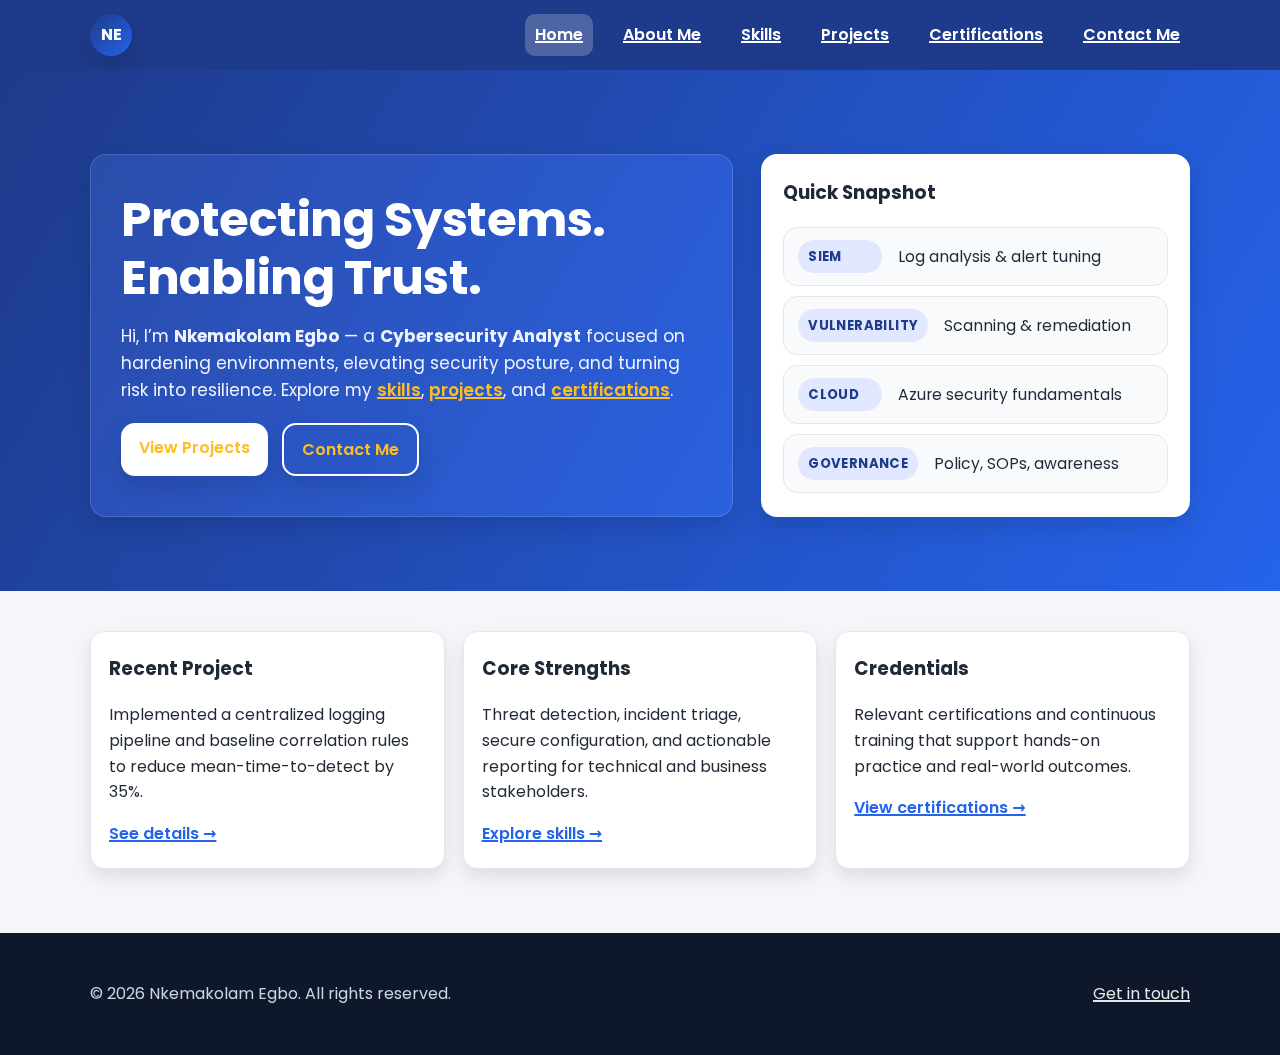
<file: index.html>
<!DOCTYPE html>
<html lang="en">
<head>
  <meta charset="UTF-8" />
  <meta name="viewport" content="width=device-width, initial-scale=1" />
  <title>Nkemakolam Egbo — Portfolio</title>
  <meta name="description" content="Portfolio of Nkemakolam Egbo, Cybersecurity Analyst." />
  <link rel="preconnect" href="https://fonts.googleapis.com">
  <link rel="preconnect" href="https://fonts.gstatic.com" crossorigin>
  <link href="https://fonts.googleapis.com/css2?family=Poppins:wght@400;500;600;700&display=swap" rel="stylesheet">
  <!-- cache-bust the CSS to defeat old cached copies -->
  <link rel="stylesheet" href="style.css?v=2" />
</head>
<body>
  <header class="site-header">
    <nav class="nav container">
      <a class="brand" href="index.html">NE</a>
      <button class="nav-toggle" aria-expanded="false" aria-controls="nav-menu" aria-label="Toggle navigation">☰</button>
      <ul id="nav-menu" class="nav-menu">
        <li><a href="index.html" class="active">Home</a></li>
        <li><a href="about.html">About Me</a></li>
        <li><a href="skills.html">Skills</a></li>
        <li><a href="projects.html">Projects</a></li>
        <li><a href="certifications.html">Certifications</a></li>
        <li><a href="contact.html">Contact Me</a></li>
      </ul>
    </nav>
  </header>

  <section class="hero">
    <div class="container hero-inner">
      <div class="hero-text">
        <h1>Protecting Systems. Enabling Trust.</h1>
        <p>
          Hi, I’m <strong>Nkemakolam Egbo</strong> — a <strong>Cybersecurity Analyst</strong>
          focused on hardening environments, elevating security posture, and turning risk into resilience.
          Explore my <a href="skills.html">skills</a>, <a href="projects.html">projects</a>,
          and <a href="certifications.html">certifications</a>.
        </p>
        <div class="hero-actions">
          <a class="btn btn-primary" href="projects.html">View Projects</a>
          <a class="btn btn-outline" href="contact.html">Contact Me</a>
        </div>
      </div>

      <div class="hero-card">
        <h3>Quick Snapshot</h3>
        <ul class="stats">
          <li><span>SIEM</span> Log analysis & alert tuning</li>
          <li><span>Vulnerability</span> Scanning & remediation</li>
          <li><span>Cloud</span> Azure security fundamentals</li>
          <li><span>Governance</span> Policy, SOPs, awareness</li>
        </ul>
      </div>
    </div>
  </section>

  <section class="highlights container">
    <article class="card">
      <h3>Recent Project</h3>
      <p>Implemented a centralized logging pipeline and baseline correlation rules to reduce mean-time-to-detect by 35%.</p>
      <a class="link" href="projects.html">See details →</a>
    </article>

    <article class="card">
      <h3>Core Strengths</h3>
      <p>Threat detection, incident triage, secure configuration, and actionable reporting for technical and business stakeholders.</p>
      <a class="link" href="skills.html">Explore skills →</a>
    </article>

    <article class="card">
      <h3>Credentials</h3>
      <p>Relevant certifications and continuous training that support hands-on practice and real-world outcomes.</p>
      <a class="link" href="certifications.html">View certifications →</a>
    </article>
  </section>

  <footer class="site-footer">
    <div class="container footer-inner">
      <p>© <span id="year"></span> Nkemakolam Egbo. All rights reserved.</p>
      <p><a href="contact.html" class="footer-link">Get in touch</a></p>
    </div>
  </footer>

  <script>
    // Mobile nav toggle
    const toggle = document.querySelector('.nav-toggle');
    const menu = document.getElementById('nav-menu');
    if (toggle && menu) {
      toggle.addEventListener('click', () => {
        const open = toggle.getAttribute('aria-expanded') === 'true';
        toggle.setAttribute('aria-expanded', String(!open));
        menu.classList.toggle('open');
      });
    }
    // Year
    document.getElementById('year').textContent = new Date().getFullYear();
  </script>
</body>
</html>
</file>
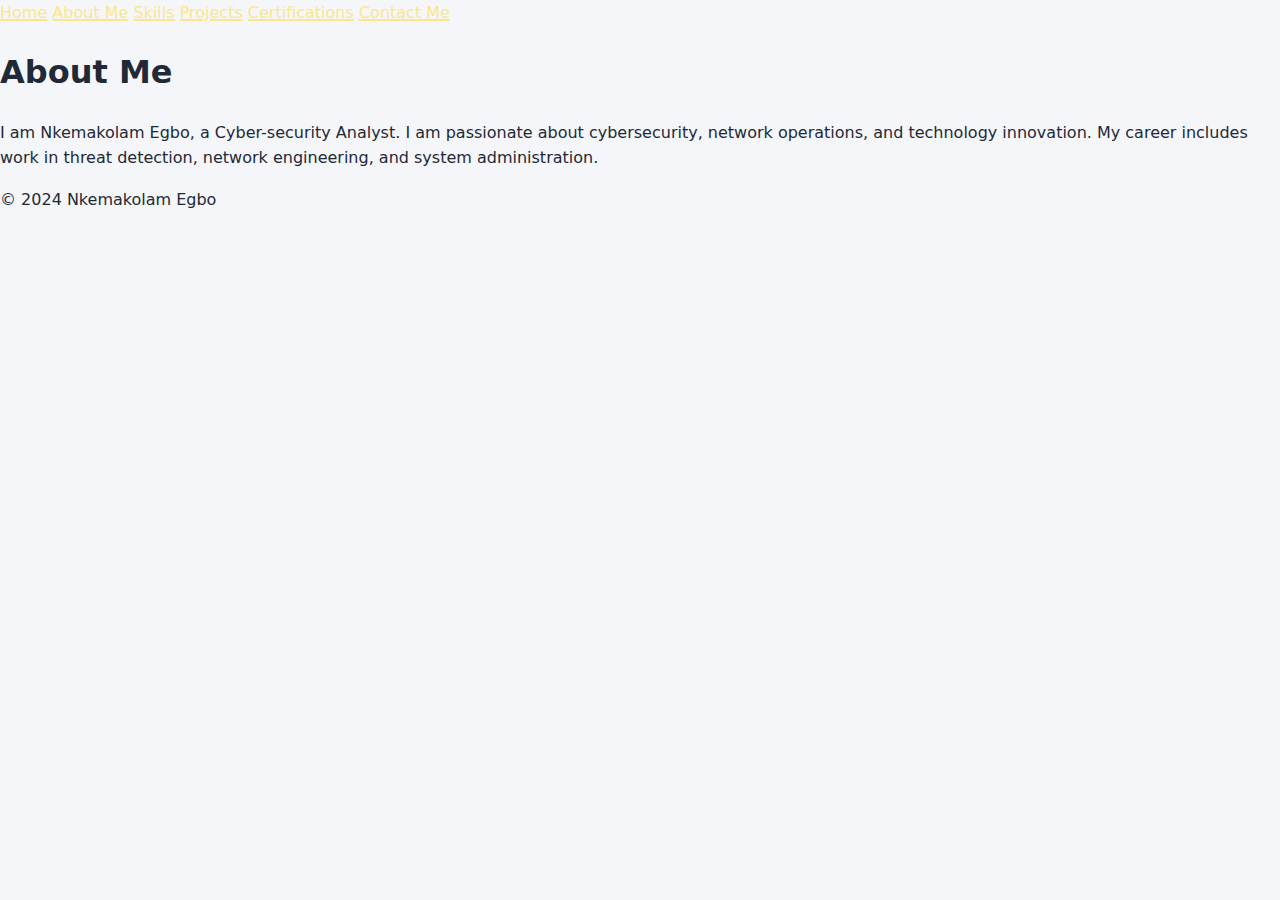
<file: about.html>
<!DOCTYPE html>
<html lang="en">
<head>
  <meta charset="UTF-8">
  <title>About Me | Nkemakolam Egbo</title>
  <link rel="stylesheet" href="style.css">
</head>
<body>
  <nav>
    <a href="index.html">Home</a>
    <a href="about.html">About Me</a>
    <a href="skills.html">Skills</a>
    <a href="projects.html">Projects</a>
    <a href="certifications.html">Certifications</a>
    <a href="contact.html">Contact Me</a>
  </nav>
  <main>
    <h1>About Me</h1><p>I am Nkemakolam Egbo, a Cyber-security Analyst. I am passionate about cybersecurity, network operations, and technology innovation. My career includes work in threat detection, network engineering, and system administration.</p>
  </main>
  <footer>
    &copy; 2024 Nkemakolam Egbo
  </footer>
</body>
</html>
</file>
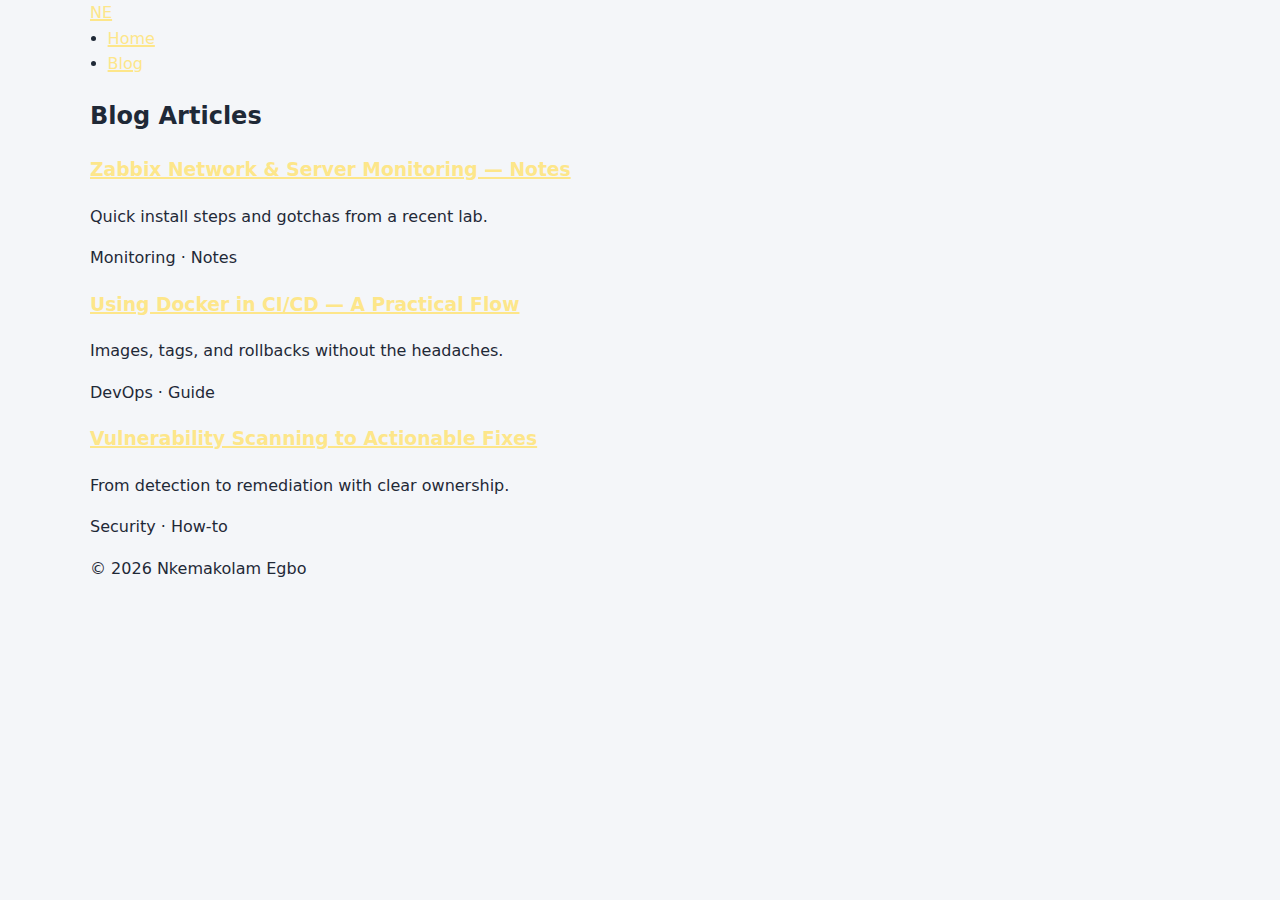
<file: blog.html>
<!DOCTYPE html>
<html lang="en">
<head>
  <meta charset="UTF-8"><meta name="viewport" content="width=device-width, initial-scale=1">
  <title>Blog — Nkemakolam Egbo</title>
  <link rel="stylesheet" href="style.css?v=3">
</head>
<body>
  <header class="g-header">
    <nav class="g-nav container">
      <a class="g-brand" href="index.html">NE</a>
      <ul class="g-menu">
        <li><a href="index.html">Home</a></li>
        <li><a class="active" href="blog.html">Blog</a></li>
      </ul>
    </nav>
  </header>

  <section class="container g-section">
    <div class="g-section-head"><h2>Blog Articles</h2></div>
    <div class="g-grid">
      <article class="g-card">
        <h3><a href="#">Zabbix Network & Server Monitoring — Notes</a></h3>
        <p>Quick install steps and gotchas from a recent lab.</p>
        <div class="g-meta">Monitoring · Notes</div>
      </article>
      <article class="g-card">
        <h3><a href="#">Using Docker in CI/CD — A Practical Flow</a></h3>
        <p>Images, tags, and rollbacks without the headaches.</p>
        <div class="g-meta">DevOps · Guide</div>
      </article>
      <article class="g-card">
        <h3><a href="#">Vulnerability Scanning to Actionable Fixes</a></h3>
        <p>From detection to remediation with clear ownership.</p>
        <div class="g-meta">Security · How-to</div>
      </article>
    </div>
  </section>

  <footer class="g-footer">
    <div class="container g-foot-inner">
      <p>© <span id="year"></span> Nkemakolam Egbo</p>
    </div>
  </footer>
  <script>document.getElementById('year').textContent=new Date().getFullYear();</script>
</body>
</html>
</file>
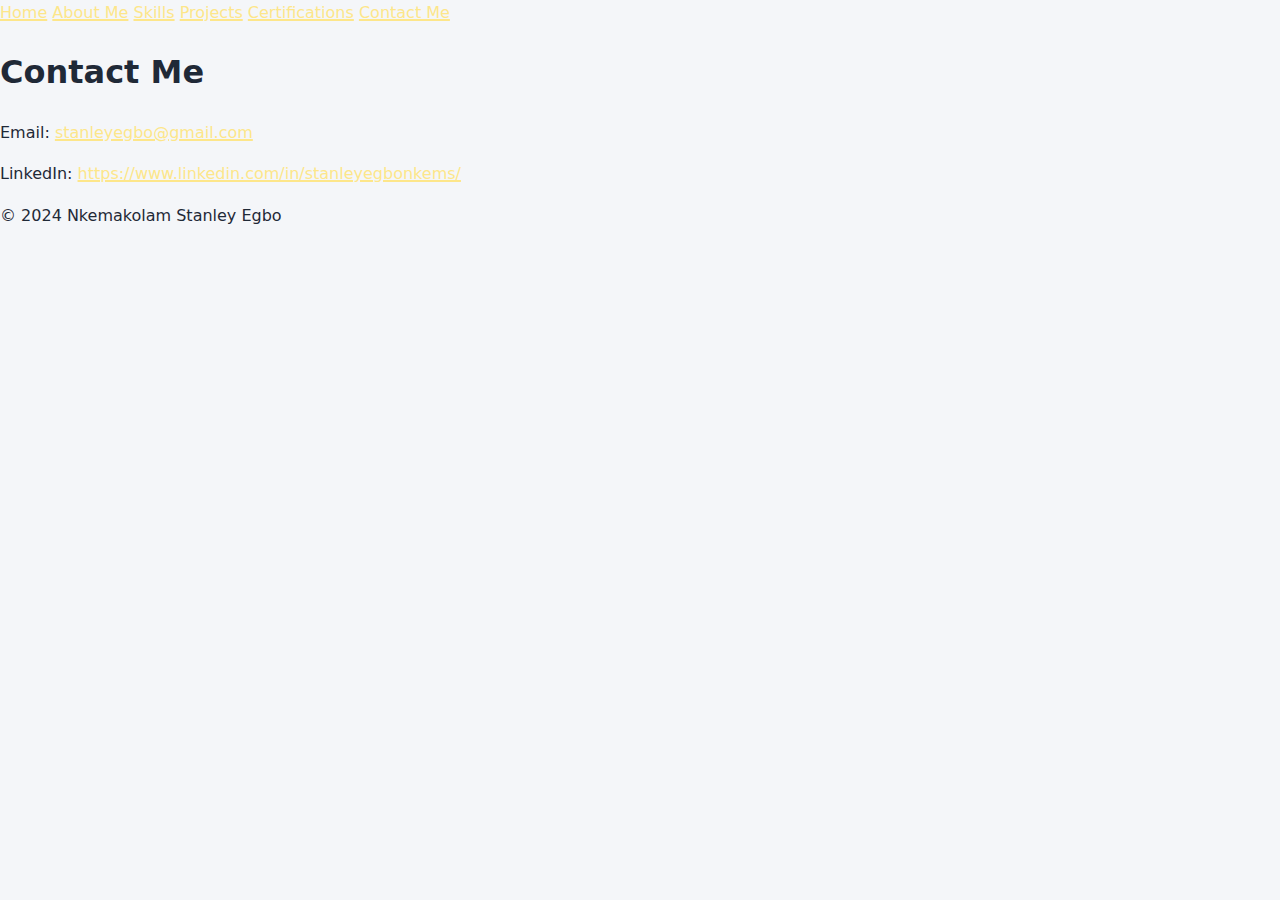
<file: contact.html>
<!DOCTYPE html>
<html lang="en">
<head>
  <meta charset="UTF-8">
  <title>Contact Me | Nkemakolam Egbo</title>
  <link rel="stylesheet" href="style.css">
</head>
<body>
  <nav>
    <a href="index.html">Home</a>
    <a href="about.html">About Me</a>
    <a href="skills.html">Skills</a>
    <a href="projects.html">Projects</a>
    <a href="certifications.html">Certifications</a>
    <a href="contact.html">Contact Me</a>
  </nav>
  <main>
    <h1>Contact Me</h1>
<p>Email: <a href="mailto:your@email.com">stanleyegbo@gmail.com</a></p>
<p>LinkedIn: <a href="https://linkedin.com/in/yourprofile" target="_blank">https://www.linkedin.com/in/stanleyegbonkems/</a></p>

  </main>
  <footer>
    &copy; 2024 Nkemakolam Stanley Egbo
  </footer>
</body>
</html>
</file>
<file: style.css>
/* ===== Base ===== */
:root{
  --bg:#f4f6f9; --surface:#fff; --text:#1f2937; --muted:#6b7280;
  --primary:#1e3a8a; --primary-2:#2563eb; --accent:#fbbf24;
  --shadow:0 10px 25px rgba(0,0,0,.12); --radius:16px;
}

*{ box-sizing:border-box; }
html,body{ height:100%; }
body{
  margin:0; background:var(--bg); color:var(--text);
  font-family:"Poppins",system-ui,-apple-system,Segoe UI,Roboto,Arial,sans-serif;
  line-height:1.6;
}
a{ color:var(--primary-2); text-decoration:none; }
a:hover{ text-decoration:underline; }
a:visited{ color:var(--primary-2); } /* avoid purple visited links */
ul{ margin:0; padding-left:1.1rem; } /* normal lists inside content */

/* ===== Containers ===== */
.container{ width:min(1100px,92%); margin:0 auto; }

/* ===== Header / Nav ===== */
.site-header{ background:var(--primary); position:sticky; top:0; z-index:100; }
.nav{ display:flex; align-items:center; justify-content:space-between; padding:14px 0; }
.brand{
  display:inline-grid; place-items:center; width:42px; height:42px; color:#fff;
  background:linear-gradient(135deg,var(--primary),var(--primary-2));
  border-radius:50%; font-weight:700; text-decoration:none; box-shadow:var(--shadow);
}
.nav-toggle{ display:none; background:none; border:none; color:#fff; font-size:1.4rem; }

/* nav menu */
.nav-menu{ list-style:none; display:flex; gap:20px; margin:0; padding:0; }
.nav-menu li{ margin:0; }
.nav-menu a{
  color:#fff; font-weight:600; padding:8px 10px; border-radius:10px; display:block;
}
.nav-menu a:hover,.nav-menu a.active{ background:rgba(255,255,255,.12); }

/* ===== Hero ===== */
.hero{ background:linear-gradient(120deg,var(--primary) 0%,var(--primary-2) 100%); color:#fff; padding:70px 0; }
.hero-inner{ display:grid; grid-template-columns:1.35fr .9fr; gap:28px; align-items:stretch; }

.hero-text{
  background:rgba(255,255,255,.08); border:1px solid rgba(255,255,255,.15);
  border-radius:var(--radius); padding:36px 30px; box-shadow:var(--shadow);
}
.hero-text h1{ margin:0 0 10px; font-size:clamp(1.8rem,2.8vw + 1rem,3rem); line-height:1.2; }
.hero-text p{ font-size:1.06rem; }
.hero-text a{ color:var(--accent); font-weight:600; }

.hero-actions{ display:flex; gap:14px; margin-top:18px; }
.btn{
  display:inline-block; padding:10px 16px; border-radius:12px; font-weight:600;
  box-shadow:var(--shadow); text-decoration:none; transition:transform .08s, background .2s, box-shadow .2s;
}
.btn:active{ transform:translateY(1px); }
.btn-primary{ background:#fff; color:var(--primary); }
.btn-primary:hover{ background:#f3f4f6; }
.btn-outline{ border:2px solid #fff; color:#fff; }
.btn-outline:hover{ background:rgba(255,255,255,.12); }

/* right card */
.hero-card{ background:#fff; color:var(--text); border-radius:var(--radius); padding:24px 22px; box-shadow:var(--shadow); }
.hero-card h3{ margin-top:0; }
.stats{ list-style:none; margin:0; padding:0; display:grid; gap:8px; }
.stats li{
  background:#f8fafc; border:1px solid #e5e7eb; border-radius:12px; padding:10px 12px; font-size:.98rem;
}
.stats span{ font-weight:700; color:var(--primary); margin-right:6px; }

/* ===== Highlights ===== */
.highlights{ margin:40px auto 64px; display:grid; gap:18px; grid-template-columns:repeat(3,1fr); }
.card{ background:var(--surface); border:1px solid #e5e7eb; border-radius:var(--radius); padding:22px 18px; box-shadow:var(--shadow); }
.card h3{ margin-top:0; }
.link{ color:var(--primary-2); font-weight:600; }
.link:hover{ text-decoration:underline; }

/* ===== Footer ===== */
.site-footer{ background:#0f172a; color:#cbd5e1; padding:28px 0; }
.footer-inner{ display:flex; align-items:center; justify-content:space-between; }
.footer-link{ color:#e5e7eb; }
.footer-link:hover{ color:var(--accent); }

/* ===== Responsive ===== */
@media (max-width:960px){
  .hero-inner{ grid-template-columns:1fr; }
  .highlights{ grid-template-columns:1fr 1fr; }
}
@media (max-width:720px){
  .nav-toggle{ display:block; }
  .nav-menu{
    position:absolute; right:4%; top:64px; background:var(--primary);
    border:1px solid rgba(255,255,255,.2); border-radius:12px; padding:10px;
    display:none; flex-direction:column; gap:10px; width:max(220px,50%);
  }
  .nav-menu.open{ display:flex; }
  .highlights{ grid-template-columns:1fr; }
}
/* === Polish: type, spacing, contrast, interactions === */

/* 1) Improve link contrast on blue + clearer hover */
a { color: #fde68a; text-decoration: underline; text-decoration-thickness: 2px; }
a:hover { text-decoration-color: #fff; }

/* 2) Hero readability + balance */
.hero { padding: 84px 0 74px; }
.hero-text { max-width: 760px; backdrop-filter: saturate(120%) blur(2px); }
.hero-text h1 { letter-spacing: -0.5px; margin-bottom: 16px; }
.hero-text p { color: #eef2ff; }

/* 3) Buttons: bigger hit area + focus styles */
.btn { padding: 12px 18px; border-radius: 14px; }
.btn:focus-visible { outline: 3px solid #fde68a; outline-offset: 3px; }
.btn-outline { border-width: 2px; }

/* 4) Snapshot pills: tighter, more “badge-like” */
.stats { gap: 10px; }
.stats li {
  display: flex; align-items: center; gap: 10px;
  background: #f8fafc; border: 1px solid #e5e7eb;
  border-radius: 14px; padding: 12px 14px;
}
.stats span { 
  min-width: 84px; text-transform: uppercase; letter-spacing: .4px; 
  color: #1e3a8a; background:#e0e7ff; border-radius: 999px; 
  padding: 6px 10px; font-size: .82rem;
}

/* 5) Cards: reduce shadow + unify radius */
.card { border-radius: 14px; box-shadow: 0 8px 18px rgba(0,0,0,.10); }

/* 6) Header: make active tab clearer */
.nav-menu a.active { background: rgba(255,255,255,.22); }
.nav-menu a:focus-visible { outline: 3px solid #fde68a; outline-offset: 3px; }

/* 7) Footer spacing on small screens */
.site-footer { padding: 32px 0; }
.footer-inner { gap: 12px; flex-wrap: wrap; }

/* 8) Mobile polish */
@media (max-width: 720px){
  .hero { padding: 64px 0; }
  .hero-text { padding: 28px 22px; }
  .hero-actions { flex-wrap: wrap; }
  .stats span { min-width: 72px; }
}
</file>
